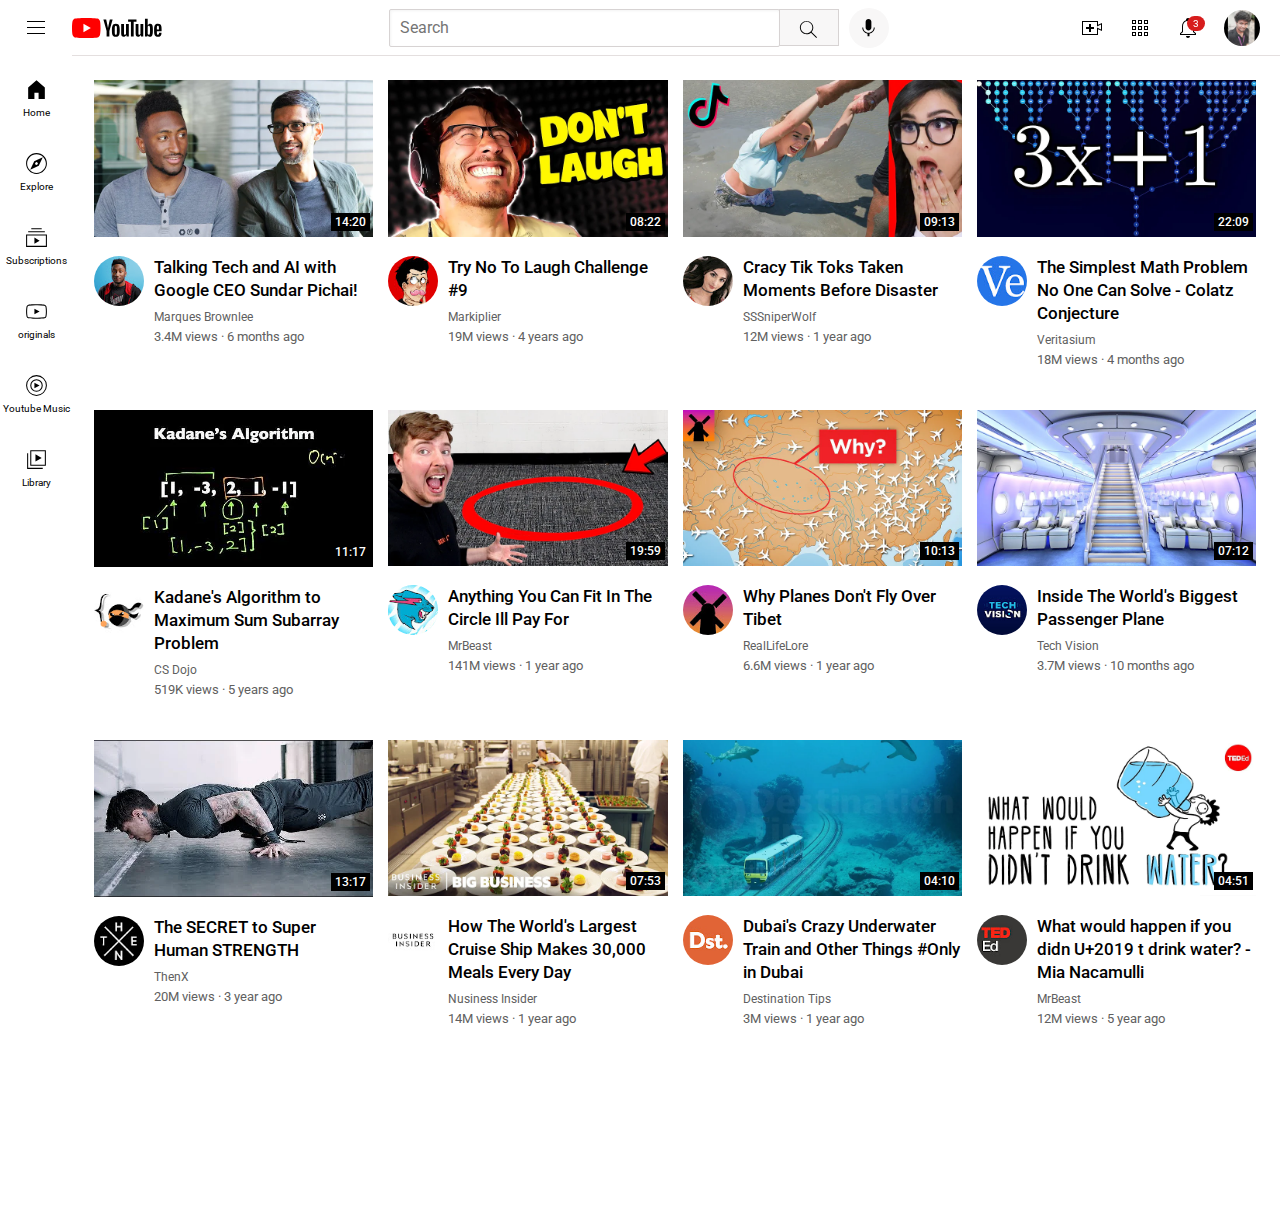
<file: index.html>
<!DOCTYPE html>
  <html>
    <head>
      <title>Youtube </title>
      <link rel="icon" href="Icons/youtube-icon.png">
      <link
      href="https://fonts.googleapis.com/css2?family=Roboto:wght@400;500&amp;display=swap" rel="stylesheet">
      <link rel="stylesheet" href="Styles/general.css">
      <link rel="stylesheet" href="Styles/video.css">
      <link rel="stylesheet" href="Styles/header.css">
      <link rel="stylesheet" href="Styles/sidebar.css">
      

    </head>
    <body>
     <header class="header">
        <div class="left-section">
          <img class="hamburger" src="Icons/hamburger-menu.svg" >
          <img class="youtube-logo" src="Icons/youtube-logo.svg">
        </div>
        <div class="middle-section">
          <input class="search-bar" type="text" placeholder="Search" >
          <button class="search-button">
            <img class="search-icon" src="Icons/search.svg">
            <div class="tooltip">Search</div>
          </button>
          <button class="voice-search-button">
            <img class="voice-search-icon"src="Icons/voice-search-icon.svg">
            <div class="tooltip">Search With your Voice</div>
          </button>
        </div>
        <div class="right-section"> 
          <div class="upload-container">
            <img class="upload" src="Icons/upload.svg" >
            <div class="tooltip">Create</div>
          </div>
          <div class="youtube-app-container">
            <img class="youtube-apps" src="Icons/youtube-apps.svg" >
            <div class="tooltip">Youtube Apps</div>
          </div>
        <div class="notifications-icon-container">
          <img class="notifications" src="Icons/notifications.svg" >
          <div class="notifications-count">3</div>
          <div class="tooltip">Notifications</div>

        </div>
        <img class="my-channel" src="Channel-picture/my-channel.jpeg" >

        </div>
     </header>
     <nav class="sidebar"> 
        <div class="sidebar-link">
          <img src="Icons/home.svg">
          <div>Home</div>
        </div>
        <div class="sidebar-link">
          <img src="Icons/explore.svg">
          <div>Explore</div>
        </div>
        <div class="sidebar-link">
          <img src="Icons/subscriptions.svg">
          <div>Subscriptions</div>
        </div>
        <div class="sidebar-link">
          <img src="Icons/originals.svg">
          <div>originals</div>
        </div>
        <div class="sidebar-link">
          <img src="Icons/youtube-music.svg">
          <div>Youtube Music</div>
        </div>
        <div class="sidebar-link">
          <img src="Icons/library.svg">
          <div> Library</div>
        </div>
     </nav>
     <main class="video-grid">       
        <div class="video-preview"> 
          <div class="thumbnail-row">
            <img class="thumbnail" src="Thumbnails/thumbnail-1.webp" >
            <div class="video-time">14:20</div>
          </div>
          <div class="video-details-grid">
            <div class="channel-picture">
              <img class="profile-picture" src="Channel-picture/channel-1.jpeg" >
            </div>
            <div class="Video-info" >
              <p class="video-title"> 
                Talking Tech and AI with Google CEO Sundar Pichai!
              </p>
              <p class="video-author">
                Marques Brownlee
              </p>
              <p class="video-status">
                3.4M views &#183; 6 months ago 
              </p>
            </div>
          </div>
        </div>     
        <div class="video-preview"> 
          <div class="thumbnail-row">
            <img class="thumbnail" src="Thumbnails/thumbnail-2.webp" >
            <div class="video-time">08:22</div>
          </div>
          <div class="video-details-grid">
            <div class="channel-picture">
              <img class="profile-picture" src="Channel-picture/channel-2.jpeg" >
            </div>
            <div class="Video-info" >
              <p class="video-title"> 
                Try No To Laugh Challenge #9
              </p>
              <p class="video-author">
                Markiplier
              </p>
              <p class="video-status">
                19M views &#183; 4 years ago 
              </p>
            </div>
          </div>
        </div>
        <div class="video-preview"> 
          <div class="thumbnail-row">
            <img class="thumbnail" src="Thumbnails/thumbnail-3.webp" >
            <div class="video-time">09:13</div>
          </div>
          <div class="video-details-grid">
            <div class="channel-picture">
              <img class="profile-picture" src="Channel-picture/channel-3.jpeg" >
            </div>
            <div class="Video-info" >
              <p class="video-title"> 
                Cracy Tik Toks Taken Moments Before Disaster  
              </p>
              <p class="video-author">
                SSSniperWolf
              </p>
              <p class="video-status">
                12M views &#183; 1 year ago 
              </p>
            </div>
          </div>
        </div>
        <div class="video-preview"> 
          <div class="thumbnail-row">
            <img class="thumbnail" src="Thumbnails/thumbnail-4.webp" >
            <div class="video-time">22:09</div>
          </div>
          <div class="video-details-grid">
            <div class="channel-picture">
              <img class="profile-picture" src="Channel-picture/channel-4.jpeg" >
            </div>
            <div class="Video-info" >
              <p class="video-title"> 
                The Simplest Math Problem No One Can Solve - Colatz Conjecture
              </p>
              <p class="video-author">
                Veritasium
              </p>
              <p class="video-status">
                18M views &#183; 4 months ago 
              </p>
            </div>
          </div>
        </div>
        <div class="video-preview"> 
          <div class="thumbnail-row">
            <img class="thumbnail" src="Thumbnails/thumbnail-5.webp" >
            <div class="video-time">11:17</div>
          </div>
          <div class="video-details-grid">
            <div class="channel-picture">
              <img class="profile-picture" src="Channel-picture/channel-5.jpeg" >
            </div>
            <div class="Video-info" >
              <p class="video-title"> 
                Kadane's Algorithm to Maximum Sum Subarray Problem
              </p>
              <p class="video-author">
                CS Dojo
              </p>
              <p class="video-status">
                519K views &#183; 5 years ago 
              </p>
            </div>
          </div>
        </div>
        <div class="video-preview"> 
          <div class="thumbnail-row">
            <img class="thumbnail" src="Thumbnails/thumbnail-6.webp" >
            <div class="video-time">19:59</div>
          </div>
          <div class="video-details-grid">
            <div class="channel-picture">
              <img class="profile-picture" src="Channel-picture/channel-6.jpeg" >
            </div>
            <div class="Video-info" >
              <p class="video-title"> 
                Anything You Can Fit In The Circle Ill Pay For
              </p>
              <p class="video-author">
                MrBeast
              </p>
              <p class="video-status">
                141M views &#183; 1 year ago 
              </p>
            </div>
          </div>
        </div>
        <div class="video-preview"> 
          <div class="thumbnail-row">
            <img class="thumbnail" src="Thumbnails/thumbnail-7.webp" >
            <div class="video-time">10:13</div>
          </div>
          <div class="video-details-grid">
            <div class="channel-picture">
              <img class="profile-picture" src="Channel-picture/channel-7.jpeg" >
            </div>
            <div class="Video-info" >
              <p class="video-title"> 
                Why Planes Don't Fly Over Tibet
              </p>
              <p class="video-author">
                RealLifeLore
              </p>
              <p class="video-status">
                6.6M views &#183; 1 year ago 
              </p>
            </div>
          </div>
        </div>
        <div class="video-preview"> 
          <div class="thumbnail-row">
            <img class="thumbnail" src="Thumbnails/thumbnail-8.webp" >
            <div class="video-time">07:12</div>
          </div>
          <div class="video-details-grid">
            <div class="channel-picture">
              <img class="profile-picture" src="Channel-picture/channel-8.jpeg" >
            </div>
            <div class="Video-info" >
              <p class="video-title"> 
                Inside The World's Biggest Passenger Plane
              </p>
              <p class="video-author">
                Tech Vision
              </p>
              <p class="video-status">
                3.7M views &#183; 10 months ago 
              </p>
            </div>
          </div>
        </div>
        <div class="video-preview"> 
          <div class="thumbnail-row">
            <img class="thumbnail" src="Thumbnails/thumbnail-9.webp" >
            <div class="video-time">13:17</div>
          </div>
          <div class="video-details-grid">
            <div class="channel-picture">
                    <img class="profile-picture" src="Channel-picture/channel-9.jpeg" >
            </div>
                <div class="Video-info" >
                 <p class="video-title">
                  The SECRET to Super Human STRENGTH                         
                 </p>
                 <p class="video-author">
                  ThenX
                 </p>
                 <p class="video-status">
                   20M views &#183; 3 year ago 
                 </p>
                </div>
           </div>
        </div>
              <div class="video-preview"> 
                <div class="thumbnail-row">
                  <img class="thumbnail" src="Thumbnails/thumbnail-10.webp" >
                  <div class="video-time">07:53</div>
                </div>
                <div class="video-details-grid">
                  <div class="channel-picture">
                    <img class="profile-picture" src="Channel-picture/channel-10.jpeg" >
                  </div>
                  <div class="Video-info" >
                    <p class="video-title">
                      How The World's Largest Cruise Ship Makes 30,000 Meals Every Day
                    </p>
                    <p class="video-author">
                      Nusiness Insider
                    </p>
                    <p class="video-status">
                      14M views &#183; 1 year ago 
                    </p>
                  </div>
                </div>
              </div>
              <div class="video-preview"> 
                <div class="thumbnail-row">
                  <img class="thumbnail" src="Thumbnails/thumbnail-11.webp" >
                  <div class="video-time">04:10</div>
                </div>
                <div class="video-details-grid">
                  <div class="channel-picture">
                    <img class="profile-picture" src="Channel-picture/channel-11.jpeg" >
                  </div>
                  <div class="Video-info" >
                    <p class="video-title">         
                     Dubai's Crazy Underwater Train and Other Things #Only in Dubai
                    </p>
                    <p class="video-author">
                      Destination Tips
                    </p>
                    <p class="video-status">
                      3M views &#183; 1 year ago 
                    </p>
                  </div>
                </div>
              </div>
              <div class="video-preview"> 
                <div class="thumbnail-row">
                  <img class="thumbnail" src="Thumbnails/thumbnail-12.webp" >
                  <div class="video-time">04:51</div>
                </div>
                <div class="video-details-grid">
                  <div class="channel-picture">
                    <img class="profile-picture" src="Channel-picture/channel-12.jpeg" >
                  </div>
                  <div class="Video-info" >
                    <p class="video-title"> 
                      What would happen if you didn U+2019 t drink water? - Mia Nacamulli
                    </p>
                    <p class="video-author">
                      MrBeast
                    </p>
                    <p class="video-status">
                      12M views &#183; 5 year ago 
                    </p>
                  </div>
                </div>
              </div>
     </main>
    </body>
  </html>
</file>
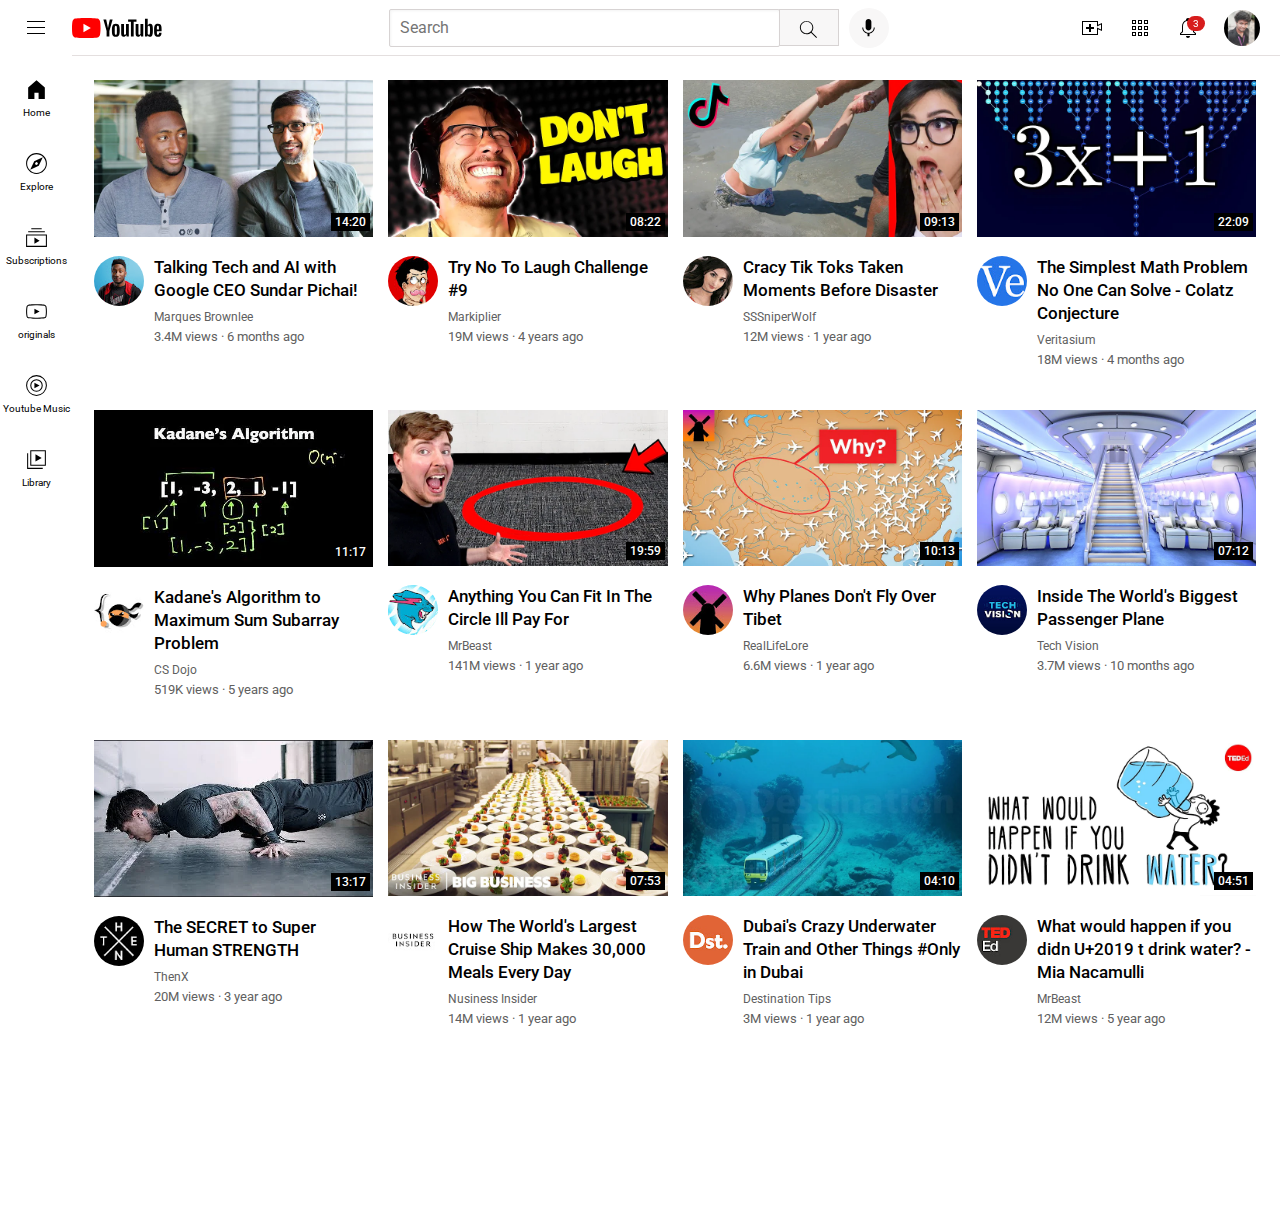
<file: Youtube.html>
<!DOCTYPE html>
  <html>
    <head>
      <title>Youtube </title>
      <link rel="icon" href="Icons/youtube-icon.png">
      <link
      href="https://fonts.googleapis.com/css2?family=Roboto:wght@400;500&amp;display=swap" rel="stylesheet">
      <link rel="stylesheet" href="Styles/general.css">
      <link rel="stylesheet" href="Styles/video.css">
      <link rel="stylesheet" href="Styles/header.css">
      <link rel="stylesheet" href="Styles/sidebar.css">
      

    </head>
    <body>
     <header class="header">
        <div class="left-section">
          <img class="hamburger" src="Icons/hamburger-menu.svg" >
          <img class="youtube-logo" src="Icons/youtube-logo.svg">
        </div>
        <div class="middle-section">
          <input class="search-bar" type="text" placeholder="Search" >
          <button class="search-button">
            <img class="search-icon" src="Icons/search.svg">
            <div class="tooltip">Search</div>
          </button>
          <button class="voice-search-button">
            <img class="voice-search-icon"src="Icons/voice-search-icon.svg">
            <div class="tooltip">Search With your Voice</div>
          </button>
        </div>
        <div class="right-section"> 
          <div class="upload-container">
            <img class="upload" src="Icons/upload.svg" >
            <div class="tooltip">Create</div>
          </div>
          <div class="youtube-app-container">
            <img class="youtube-apps" src="Icons/youtube-apps.svg" >
            <div class="tooltip">Youtube Apps</div>
          </div>
        <div class="notifications-icon-container">
          <img class="notifications" src="Icons/notifications.svg" >
          <div class="notifications-count">3</div>
          <div class="tooltip">Notifications</div>

        </div>
        <img class="my-channel" src="Channel-picture/my-channel.jpeg" >

        </div>
     </header>
     <nav class="sidebar"> 
        <div class="sidebar-link">
          <img src="Icons/home.svg">
          <div>Home</div>
        </div>
        <div class="sidebar-link">
          <img src="Icons/explore.svg">
          <div>Explore</div>
        </div>
        <div class="sidebar-link">
          <img src="Icons/subscriptions.svg">
          <div>Subscriptions</div>
        </div>
        <div class="sidebar-link">
          <img src="Icons/originals.svg">
          <div>originals</div>
        </div>
        <div class="sidebar-link">
          <img src="Icons/youtube-music.svg">
          <div>Youtube Music</div>
        </div>
        <div class="sidebar-link">
          <img src="Icons/library.svg">
          <div> Library</div>
        </div>
     </nav>
     <main class="video-grid">       
        <div class="video-preview"> 
          <div class="thumbnail-row">
            <img class="thumbnail" src="Thumbnails/thumbnail-1.webp" >
            <div class="video-time">14:20</div>
          </div>
          <div class="video-details-grid">
            <div class="channel-picture">
              <img class="profile-picture" src="Channel-picture/channel-1.jpeg" >
            </div>
            <div class="Video-info" >
              <p class="video-title"> 
                Talking Tech and AI with Google CEO Sundar Pichai!
              </p>
              <p class="video-author">
                Marques Brownlee
              </p>
              <p class="video-status">
                3.4M views &#183; 6 months ago 
              </p>
            </div>
          </div>
        </div>     
        <div class="video-preview"> 
          <div class="thumbnail-row">
            <img class="thumbnail" src="Thumbnails/thumbnail-2.webp" >
            <div class="video-time">08:22</div>
          </div>
          <div class="video-details-grid">
            <div class="channel-picture">
              <img class="profile-picture" src="Channel-picture/channel-2.jpeg" >
            </div>
            <div class="Video-info" >
              <p class="video-title"> 
                Try No To Laugh Challenge #9
              </p>
              <p class="video-author">
                Markiplier
              </p>
              <p class="video-status">
                19M views &#183; 4 years ago 
              </p>
            </div>
          </div>
        </div>
        <div class="video-preview"> 
          <div class="thumbnail-row">
            <img class="thumbnail" src="Thumbnails/thumbnail-3.webp" >
            <div class="video-time">09:13</div>
          </div>
          <div class="video-details-grid">
            <div class="channel-picture">
              <img class="profile-picture" src="Channel-picture/channel-3.jpeg" >
            </div>
            <div class="Video-info" >
              <p class="video-title"> 
                Cracy Tik Toks Taken Moments Before Disaster  
              </p>
              <p class="video-author">
                SSSniperWolf
              </p>
              <p class="video-status">
                12M views &#183; 1 year ago 
              </p>
            </div>
          </div>
        </div>
        <div class="video-preview"> 
          <div class="thumbnail-row">
            <img class="thumbnail" src="Thumbnails/thumbnail-4.webp" >
            <div class="video-time">22:09</div>
          </div>
          <div class="video-details-grid">
            <div class="channel-picture">
              <img class="profile-picture" src="Channel-picture/channel-4.jpeg" >
            </div>
            <div class="Video-info" >
              <p class="video-title"> 
                The Simplest Math Problem No One Can Solve - Colatz Conjecture
              </p>
              <p class="video-author">
                Veritasium
              </p>
              <p class="video-status">
                18M views &#183; 4 months ago 
              </p>
            </div>
          </div>
        </div>
        <div class="video-preview"> 
          <div class="thumbnail-row">
            <img class="thumbnail" src="Thumbnails/thumbnail-5.webp" >
            <div class="video-time">11:17</div>
          </div>
          <div class="video-details-grid">
            <div class="channel-picture">
              <img class="profile-picture" src="Channel-picture/channel-5.jpeg" >
            </div>
            <div class="Video-info" >
              <p class="video-title"> 
                Kadane's Algorithm to Maximum Sum Subarray Problem
              </p>
              <p class="video-author">
                CS Dojo
              </p>
              <p class="video-status">
                519K views &#183; 5 years ago 
              </p>
            </div>
          </div>
        </div>
        <div class="video-preview"> 
          <div class="thumbnail-row">
            <img class="thumbnail" src="Thumbnails/thumbnail-6.webp" >
            <div class="video-time">19:59</div>
          </div>
          <div class="video-details-grid">
            <div class="channel-picture">
              <img class="profile-picture" src="Channel-picture/channel-6.jpeg" >
            </div>
            <div class="Video-info" >
              <p class="video-title"> 
                Anything You Can Fit In The Circle Ill Pay For
              </p>
              <p class="video-author">
                MrBeast
              </p>
              <p class="video-status">
                141M views &#183; 1 year ago 
              </p>
            </div>
          </div>
        </div>
        <div class="video-preview"> 
          <div class="thumbnail-row">
            <img class="thumbnail" src="Thumbnails/thumbnail-7.webp" >
            <div class="video-time">10:13</div>
          </div>
          <div class="video-details-grid">
            <div class="channel-picture">
              <img class="profile-picture" src="Channel-picture/channel-7.jpeg" >
            </div>
            <div class="Video-info" >
              <p class="video-title"> 
                Why Planes Don't Fly Over Tibet
              </p>
              <p class="video-author">
                RealLifeLore
              </p>
              <p class="video-status">
                6.6M views &#183; 1 year ago 
              </p>
            </div>
          </div>
        </div>
        <div class="video-preview"> 
          <div class="thumbnail-row">
            <img class="thumbnail" src="Thumbnails/thumbnail-8.webp" >
            <div class="video-time">07:12</div>
          </div>
          <div class="video-details-grid">
            <div class="channel-picture">
              <img class="profile-picture" src="Channel-picture/channel-8.jpeg" >
            </div>
            <div class="Video-info" >
              <p class="video-title"> 
                Inside The World's Biggest Passenger Plane
              </p>
              <p class="video-author">
                Tech Vision
              </p>
              <p class="video-status">
                3.7M views &#183; 10 months ago 
              </p>
            </div>
          </div>
        </div>
        <div class="video-preview"> 
          <div class="thumbnail-row">
            <img class="thumbnail" src="Thumbnails/thumbnail-9.webp" >
            <div class="video-time">13:17</div>
          </div>
          <div class="video-details-grid">
            <div class="channel-picture">
                    <img class="profile-picture" src="Channel-picture/channel-9.jpeg" >
            </div>
                <div class="Video-info" >
                 <p class="video-title">
                  The SECRET to Super Human STRENGTH                         
                 </p>
                 <p class="video-author">
                  ThenX
                 </p>
                 <p class="video-status">
                   20M views &#183; 3 year ago 
                 </p>
                </div>
           </div>
        </div>
              <div class="video-preview"> 
                <div class="thumbnail-row">
                  <img class="thumbnail" src="Thumbnails/thumbnail-10.webp" >
                  <div class="video-time">07:53</div>
                </div>
                <div class="video-details-grid">
                  <div class="channel-picture">
                    <img class="profile-picture" src="Channel-picture/channel-10.jpeg" >
                  </div>
                  <div class="Video-info" >
                    <p class="video-title">
                      How The World's Largest Cruise Ship Makes 30,000 Meals Every Day
                    </p>
                    <p class="video-author">
                      Nusiness Insider
                    </p>
                    <p class="video-status">
                      14M views &#183; 1 year ago 
                    </p>
                  </div>
                </div>
              </div>
              <div class="video-preview"> 
                <div class="thumbnail-row">
                  <img class="thumbnail" src="Thumbnails/thumbnail-11.webp" >
                  <div class="video-time">04:10</div>
                </div>
                <div class="video-details-grid">
                  <div class="channel-picture">
                    <img class="profile-picture" src="Channel-picture/channel-11.jpeg" >
                  </div>
                  <div class="Video-info" >
                    <p class="video-title">         
                     Dubai's Crazy Underwater Train and Other Things #Only in Dubai
                    </p>
                    <p class="video-author">
                      Destination Tips
                    </p>
                    <p class="video-status">
                      3M views &#183; 1 year ago 
                    </p>
                  </div>
                </div>
              </div>
              <div class="video-preview"> 
                <div class="thumbnail-row">
                  <img class="thumbnail" src="Thumbnails/thumbnail-12.webp" >
                  <div class="video-time">04:51</div>
                </div>
                <div class="video-details-grid">
                  <div class="channel-picture">
                    <img class="profile-picture" src="Channel-picture/channel-12.jpeg" >
                  </div>
                  <div class="Video-info" >
                    <p class="video-title"> 
                      What would happen if you didn U+2019 t drink water? - Mia Nacamulli
                    </p>
                    <p class="video-author">
                      MrBeast
                    </p>
                    <p class="video-status">
                      12M views &#183; 5 year ago 
                    </p>
                  </div>
                </div>
              </div>
     </main>
    </body>
  </html>
</file>
<file: Styles/general.css>
p {
  font-family: roboto, Arial;
  margin-top: 0px;
  margin-bottom: 0px;
}
body {
  font-family: roboto,Arial;
  margin: 0;
  padding-top: 80px;
  padding-left: 94px;
  padding-right: 24px;
  background-color: rgb(255, 255, 255);
  padding-bottom: 200px;


 }
</file>
<file: Styles/video.css>
.thumbnail {
  width: 100%;
 
}

.video-title {
  margin-top: 0;
  font-size: 14px;
  font-weight: 500;
  line-height: 20px;

}      
.video-details-grid{
  display:grid;
  grid-template-columns: 50px 1fr;
  column-gap: 10px;
}
.profile-picture {
  width: 100%;
  border-radius: 50px;
}

.thumbnail-row {
  margin-bottom:15px; 
  position: relative;
}
.video-title{
  font-weight: 500;
  font-size: 17px;
  line-height: 23px;
}
.video-author{
  font-size: 12px;
  color: rgb(96, 96, 96);
  line-height: 30px;

}
.video-status{
  font-size:13px;
  color: rgb(96, 96, 96);  
  line-height: 10px;  
}

.video-grid{
  display: grid;
  grid-template-columns: 1fr 1fr 1fr 1fr;
  column-gap: 15px;
  row-gap: 45px;
}
 @media (max-width:850px) {
  .video-grid{
    grid-template-columns: 1fr 1fr;
  }
 }

 @media (min-width:851px)  and (max-width:1099px) {
  .video-grid {
    grid-template-columns: 1fr 1fr 1fr;
  }
 }
@media (min-width:1100px) {
  .video-grid{
    grid-template-columns: 1fr 1fr 1fr 1fr;
  
  }
}
  

.video-time {
  font-family: Roboto,Arial;
  font-size: 12px;
  font-weight: 500;
  padding: 2px 4px;
  background-color: black;
  color: white;
  position:absolute;
  right:3px;
  bottom: 10px;

}
</file>
<file: Styles/header.css>
.header{
    display: flex;
    flex-direction: row;
    justify-content: space-between;
  position: fixed;
  top:0;
  left: 0;
  right:0;
  height: 55px;
  background-color: white;
  border-bottom-width: 1px;
  border-bottom-style: solid;
  border-bottom-color: rgb(228, 223, 223);
  z-index: 100;
  }
  .left-section{
    display: flex;
    align-items: center;
  }
  .hamburger{
    height: 24px;
    margin-right: 24px;
    margin-left: 24px;
  }
  .youtube-logo{
    height: 20px;
    align-items: center;
  }
  .middle-section{
    flex: 1;
    margin-right: 35px;
    margin-left: 70px;
    max-width: 500px;
    display: flex;
    align-items: center;

  }
  .search-bar{
    flex: 1;
    height: 34px;
    font-size: 16px;
    padding-left: 10px;
    border-width: 1px;
    border-style: solid;
    border-color: rgb(215, 211, 211);
    box-shadow: inset 1px 1px 3px rgba(0,0,0,0.05);
    border-radius: 2px;
    width: 0;
  }
  .search-bar::placeholder{
    font-family: roboto;
    font-size: 16px;
  }

  .search-button{
    height: 37px;
    width:60px;
    border-color: rgb(215, 211, 211);
    border-style: solid;
    border-width: 1px;
    margin-left: -1px;
    margin-right: 10px ;
    background-color: rgb(248, 247, 247);
  
  }
 
  .search-icon{
    margin-top: 4px;
    height:23px;

  }
  .voice-search-button{
    height:40px;
    width:40px;
    border-radius: 20px;
    border: none;
    background-color: rgb(248, 247, 247);
    position: relative;
  }
  .voice-search-icon{
   
    height: 23px;

  }

  .right-section{
    display: flex;
    flex-direction: row;
    align-items: center;
    justify-content: space-between;
    width:200px;
    flex-shrink: 0;

  }

    .upload {
      height: 24px;

    }
    .youtube-apps{
      height: 24px;
    }
    .notifications{
      height: 24px;
    }

    .notifications-icon-container{
      position: relative;
    }
    .notifications-count{
      font-family: roboto,arial;
      font-size: 10px;
      position:absolute;
      background-color: rgb(215, 29, 29);
      color: white;
      border-radius: 10px;
      padding: 2px 6px 2px 6px;
      top:0px;
      right:-5px;

    }
    .my-channel{
      height: 36px;
      border-radius:18px; 
      margin-right: 20px;
    }
    .search-button,
    .voice-search-button,
    .upload-container,
    .youtube-app-container,
    .notifications-icon-container {
      position: relative;
      cursor: pointer;
      display: flex;
      justify-content: center;
      align-items: center;
    }
    .search-button .tooltip,
    .voice-search-button .tooltip, 
    .upload-container .tooltip,
    .youtube-app-container .tooltip,
    .notifications-icon-container .tooltip{
      background-color: rgb(135, 132, 132);
      color:white;
      font-size: 14px;
      border-radius: 2px;
      padding:5px 10px 5px 10px; 
      position: absolute;
      bottom: -40px;
      left: 1px;
      opacity: 0;
      transition: opacity 0.15s;
      pointer-events: none;
      white-space: nowrap;
      display: flex;
      justify-content: center;
      align-items: center;
      
      }
      .search-button:hover .tooltip,
      .voice-search-button:hover .tooltip,
      .upload-container:hover .tooltip,
      .youtube-app-container:hover .tooltip,
      .notifications-icon-container:hover .tooltip{
        opacity: 1;
      }
</file>
<file: Styles/sidebar.css>
.sidebar {
  position:fixed;
  top:55px;
  left:0;
  bottom: 0;
  width: 72px;
  cursor: pointer;
  padding-top: 5px;
  z-index: 200;
  background-color: white;
  
}
.sidebar-link {
 height: 74px; 
 display: flex;
 flex-direction:column;
 justify-content: center;
 align-items: center;
}
 
.sidebar-link:hover{
  background-color: rgb(237, 235, 235);
}

.sidebar-link img{
  height: 25px;
  margin-bottom: 5px;
}
.sidebar-link div{
font-size: 10px;
font-family: roboto,Arial;
}
</file>
